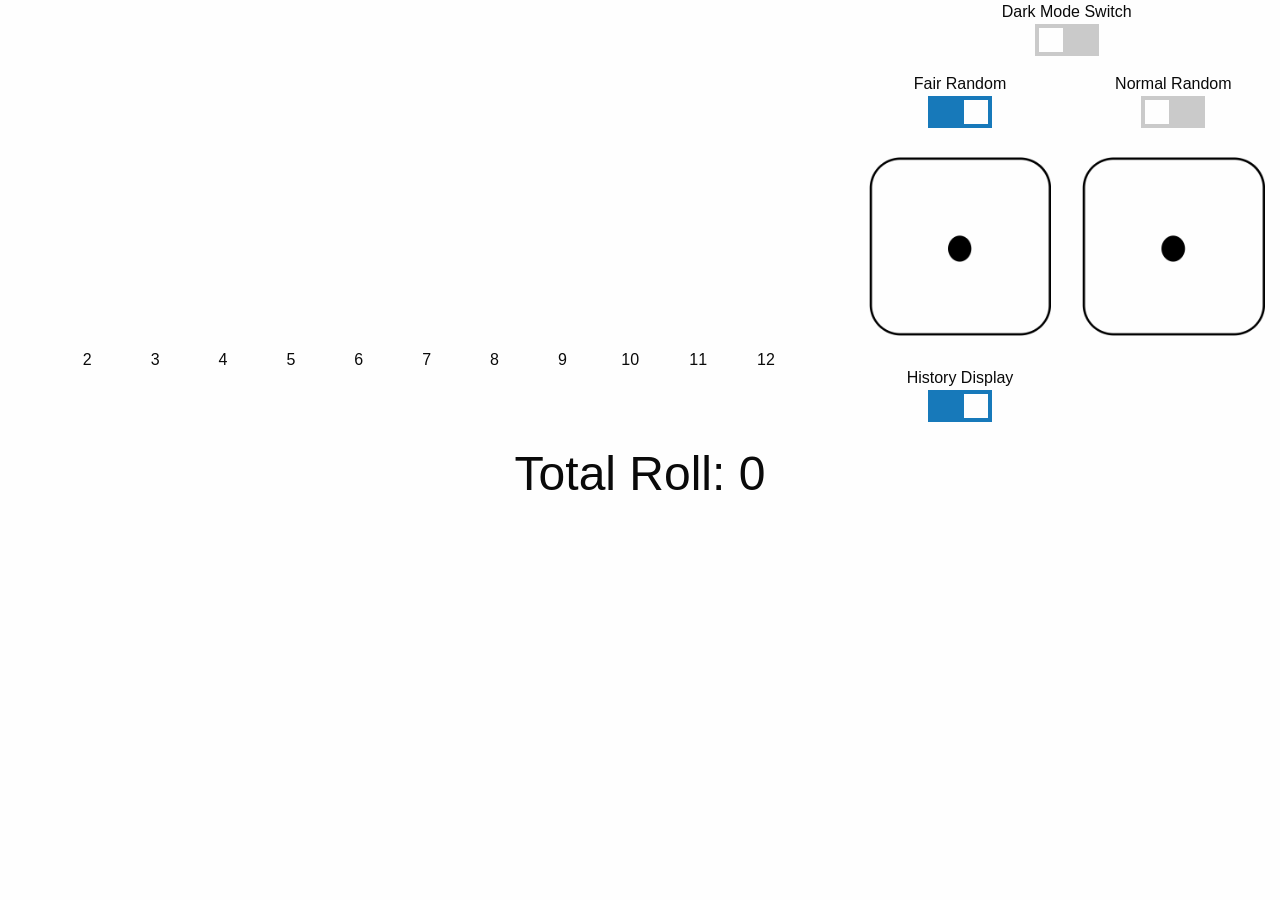
<file: index.html>
<head>

    <meta name="viewport" content="width=device-width, initial-scale=1.0">

    <title>Catan Dice</title>
    <link rel="stylesheet" type="text/css"
          href="js/Minimal-Animated-jQuery-Data-Visualization-Plugin-Dataviz/style.css"/>
    <link rel="stylesheet" href="css/foundation.css">
    <link rel="stylesheet" href="css/app.css?v=now">
</head>
<body>

<script type="text/javascript" src="js/jquery-3.3.1.slim.min.js"></script>

<script type="text/javascript"
        src="js/Minimal-Animated-jQuery-Data-Visualization-Plugin-Dataviz/jquery.dataviz_modified.js?v=now"></script>
<script src="js/vendor/what-input.js"></script>
<script src="js/vendor/foundation.js"></script>
<script src="js/app.js"></script>
<script type="text/javascript">
	var getRandomColor = function () {
		var letters = '0123456789ABCDEF';
		var color = '#';
		for (var i = 0; i < 6; i++) {
			color += letters[Math.floor(Math.random() * 16)];
		}
		return color;
	};
	var shuffleArray = function (array) {
		for (var i = array.length - 1; i > 0; i--) {
			var j = Math.floor(Math.random() * (i + 1));
			var temp = array[i];
			array[i] = array[j];
			array[j] = temp;
		}
		return array;
	}
	Window.dice_count = Array.from({length: 11}, () => 0);
	Window.fair_dices = shuffleArray(Array.from({length: 36}, (x, i) => {
		return [~~(i / 6), i % 6]
	}));
	Window.current_index = 0;
	Window.options = {
		colors: Window.dice_count.map(getRandomColor)
	};
	jQuery(document).ready(function ($) {
		// $('form').submit(function(e){
		//     e.preventDefault();
		// $(this).find('input[type=text]').each(function(index){
		//     val = ($(this).val()> 0) ? $(this).val() : 0;
		//     values.push(parseFloat(val));
		// });
		var draw = function () {
			$('#bar_graph_wrapper').DataViz({
				'values': Window.dice_count,
				'colors': Window.options.colors
			}).data('DataViz').draw_bar();
		};
		var rollFairDice = () => {
			if (Window.current_index == 36) {
				Window.current_index = 0;
				Window.fair_dices = shuffleArray(Window.fair_dices);
			}
			return result = Window.fair_dices[Window.current_index++];
		}
		var getRandomInt = function (min, max) {
			console.debug(Math.floor(Math.random() * (max - min + 1)) + min);
			return Math.floor(Math.random() * (max - min + 1)) + min;
		}

		var rollNormalRandomDice = () => {
			return [getRandomInt(0, 5), getRandomInt(0, 5)]
		}
		const diceAnimation = async (time) => {
			if (time <= 0) return;
			// const start = +new Date;
			var animation = setInterval(function () {
				let x = getRandomInt(1, 6);
				let y = getRandomInt(1, 6);
				console.debug('x:',x,"y:",y);
				$("#dice_1").attr("src", "images/" + (x) + ".png");
				$("#dice_2").attr("src", "images/" + (y) + ".png");
			}, 50);

			await Promise.all([
				setTimeout(function() {
					clearInterval(animation);
					console.debug("Finished loop");
				}, time),
				new Promise(resolve => setTimeout(resolve, time)),
            ])
			// do {
			//
			// } while (+new Date < start + time)
		}
		const rollDice = async function () {
			let result;
			if ($("#fair_random").is(":checked")) {
				result = rollFairDice();
			} else
				result = rollNormalRandomDice();
			await diceAnimation(1500)
            console.debug("rollDice result,",result)
			$("#dice_1").attr("src", "images/" + (result[0] + 1) + ".png");
			$("#dice_2").attr("src", "images/" + (result[1] + 1) + ".png");
			$("span.total_roll").html(parseInt($("span.total_roll").html()) + 1);
			return result;
		}
		draw();
		$(".dice").click(async() => {

			var result = await rollDice();

			var sum = result[0] + result[1];
			$(".sum_display").html((sum + 2));
			Window.dice_count[sum]++;
			draw();
		})
		$("input#night_mode_switch").on("change", (e) => {
			console.debug(e);
			// if($(e.target).is(":checked")){
			$("body").toggleClass("night");
			// }
		})

		$("input#history_display").on("change", (e) => {
			console.debug(e);
			// if($(e.target).is(":checked")){
			$("#bar_graph_wrapper").toggle();
			$(".indexes").toggle();
			// }
		})
		// });
	});
</script>
<div class="grid-x">
    <div class="cell large-8 small-12 left_col">
        <div class="grid-x">
            <div class="sum_display"></div>
            <div id="bar_graph_wrapper"></div>
        </div>
        <div class="grid-x indexes">
            <div class="cell auto">2</div>
            <div class="cell auto">3</div>
            <div class="cell auto">4</div>
            <div class="cell auto">5</div>
            <div class="cell auto">6</div>
            <div class="cell auto">7</div>
            <div class="cell auto">8</div>
            <div class="cell auto">9</div>
            <div class="cell auto">10</div>
            <div class="cell auto">11</div>
            <div class="cell auto">12</div>
        </div>
    </div>
    <div class="cell large-4 small-12">
        <div class="grid-x">
            <div class="cell">
                <div>Dark Mode Switch</div>
                <div class="switch">
                    <input class="switch-input" id="night_mode_switch" type="checkbox" name="night_mode">
                    <label class="switch-paddle" for="night_mode_switch">
                        <span class="show-for-sr">Night Mode</span>
                    </label>
                </div>
            </div>
        </div>
        <div class="grid-x">
            <div class="cell small-6">
                <div>
                    Fair Random
                </div>
                <div class="switch">
                    <input class="switch-input" id="fair_random" type="radio" checked name="testGroup">
                    <label class="switch-paddle" for="fair_random">
                        <span class="show-for-sr">Fair Random</span>
                    </label>
                </div>
            </div>
            <div class="cell small-6">
                <div>
                    Normal Random
                </div>
                <div class="switch">
                    <input class="switch-input" id="normal_random" type="radio" name="testGroup">
                    <label class="switch-paddle" for="normal_random">
                        <span class="show-for-sr">Normal Random</span>
                    </label>
                </div>
            </div>
        </div>
        <div class="grid-x">
            <div class="cell small-6 ">
                <img src="images/1.png" alt="" class="button dice" id="dice_1">
            </div>
            <div class="cell small-6">
                <img src="images/1.png" alt="" class="button dice" id="dice_2">
            </div>
        </div>
        <div class="grid-x">
            <div class="cell small-6">
                <div>
                    History Display
                </div>
                <div class="switch">
                    <input class="switch-input" id="history_display" type="checkbox" checked name="testGroup2">
                    <label class="switch-paddle" for="history_display">
                        <span class="show-for-sr">History Display</span>
                    </label>
                </div>
            </div>
            <div class="cell small-6">

            </div>
        </div>

    </div>
</div>
<div class="grid-x total_roll">Total Roll: <span class="total_roll">0</span></div>

</body>
</file>
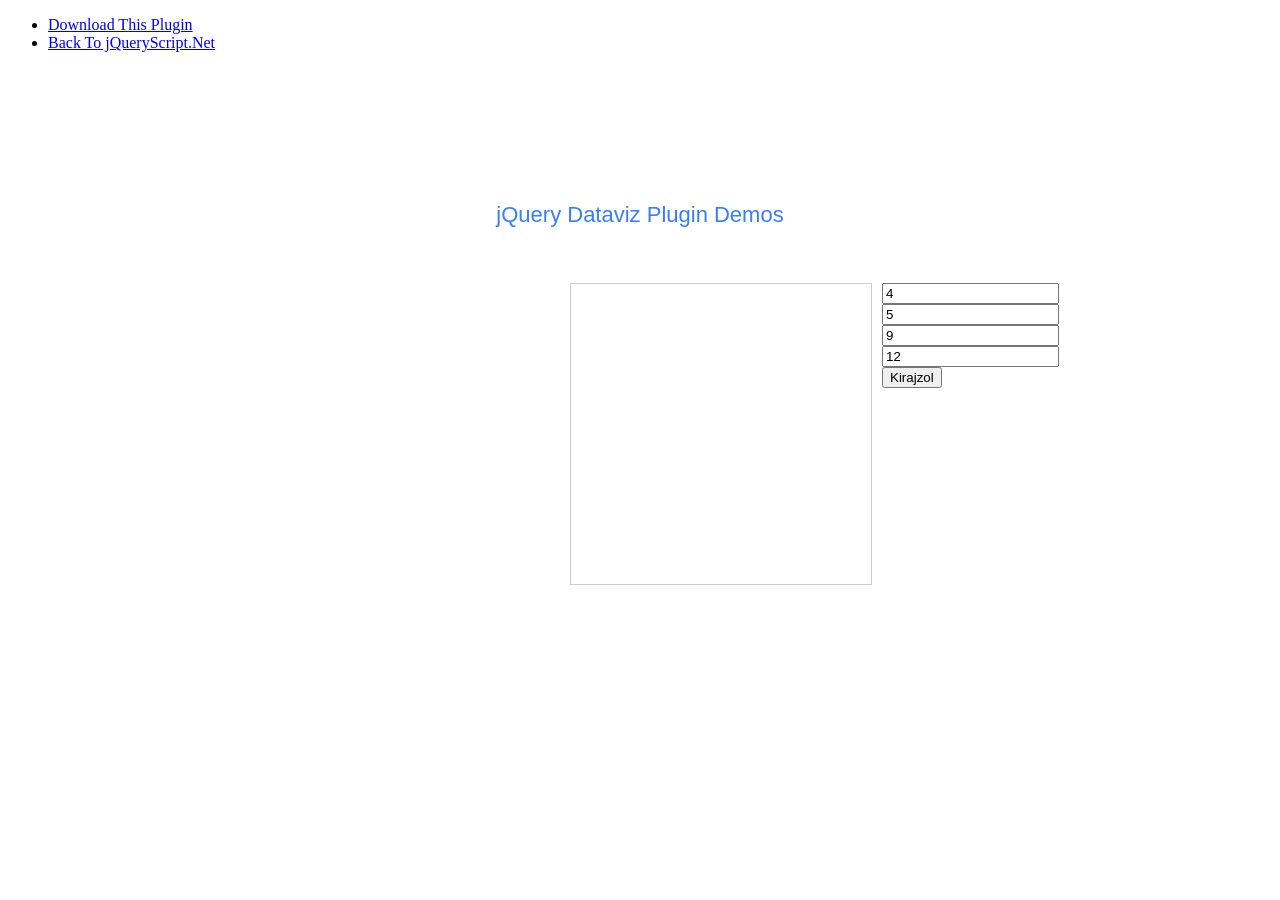
<file: js/Minimal-Animated-jQuery-Data-Visualization-Plugin-Dataviz/index.html>
<!doctype html>
<html>
<head>
<meta charset="UTF-8" />
<title>jQuery Dataviz Plugin Demos</title>
<link rel="stylesheet" type="text/css" href="style.css" />
<link href="http://www.jqueryscript.net/css/jquerysctipttop.css" rel="stylesheet" type="text/css">
</head>
<body>
<link href="http://www.jqueryscript.net/css/jquerysctipttop.css" rel="stylesheet" type="text/css">

<script src="http://ajax.googleapis.com/ajax/libs/jquery/1.11.1/jquery.min.js"></script>
<script type="text/javascript" src="jquery.dataviz_modified.js"></script>
<script type="text/javascript">
	jQuery(document).ready(function($) {		
		$('form').submit(function(e){
			e.preventDefault();
			var values = [];
			$(this).find('input[type=text]').each(function(index){
				val = ($(this).val()> 0) ? $(this).val() : 0;
				values.push(parseFloat(val));	
			});
			$('#pie_graph_wrapper').DataViz({'values': values }).data('DataViz').draw_pie();
			$('#bar_graph_wrapper').DataViz({'values': values }).data('DataViz').draw_bar();
		});
	});
</script>
<div id="jquery-script-menu">
<div class="jquery-script-center">
<ul>
<li><a href="http://www.jqueryscript.net/chart-graph/Minimal-Animated-jQuery-Data-Visualization-Plugin---Dataviz-2546.html">Download This Plugin</a></li>
<li><a href="http://www.jqueryscript.net/">Back To jQueryScript.Net</a></li>
</ul>
<div class="jquery-script-ads"><script type="text/javascript"><!--
google_ad_client = "ca-pub-2783044520727903";
/* jQuery_demo */
google_ad_slot = "2780937993";
google_ad_width = 728;
google_ad_height = 90;
//-->
</script>
<script type="text/javascript"
src="http://pagead2.googlesyndication.com/pagead/show_ads.js">
</script></div>
<div class="jquery-script-clear"></div>
</div>
</div>
<div id="wrapper" style="margin-top:150px;">
	<header>jQuery Dataviz Plugin Demos</header>
	<section>
		<div id="bar_graph_wrapper"></div>
		<div id="pie_graph_wrapper"></div>
		<div id="fields">
			<form action="" method="post">
				<input type="text" pattern="[0-9]*" name="val1" value="4" placeholder="Érték1"><br>
				<input type="text" pattern="[0-9]*" name="val2" value="5" placeholder="Érték2"><br>
				<input type="text" pattern="[0-9]*" name="val3" value="9" placeholder="Érték3"><br>
				<input type="text" pattern="[0-9]*" name="val4" value="12" placeholder="Érték4"><br>
				<input type="submit" name="submit" value="Kirajzol">
			</form>
		</div>
	</section>
</div>
<script type="text/javascript">

  var _gaq = _gaq || [];
  _gaq.push(['_setAccount', 'UA-36251023-1']);
  _gaq.push(['_setDomainName', 'jqueryscript.net']);
  _gaq.push(['_trackPageview']);

  (function() {
    var ga = document.createElement('script'); ga.type = 'text/javascript'; ga.async = true;
    ga.src = ('https:' == document.location.protocol ? 'https://ssl' : 'http://www') + '.google-analytics.com/ga.js';
    var s = document.getElementsByTagName('script')[0]; s.parentNode.insertBefore(ga, s);
  })();

</script>

</body>
</html>
</file>
<file: js/Minimal-Animated-jQuery-Data-Visualization-Plugin-Dataviz/style.css>
#wrapper {
width: 970px;
margin: 0 auto;
}
header {
text-align: center;
font-size: 22px;
color: #397EF5;
font-family: Arial;
margin: 20px 0
}
section {
margin: 50px auto;
width: 100%;
}
section div {
margin: 5px;
}
#bar_graph_wrapper {
float: left;
position: relative;
width: 400px;
height: 300px
}
.bars {
position: absolute;
z-index: 1;
left: 0;
top: 0;
opacity: 0.5
}
.bars:hover {
opacity: 1
}
.bar_tooltips {
position: absolute;
/*display: none;*/
}
#pie_graph_wrapper {
float: left;
border: 1px solid #ccc;
position: relative;
width: 300px;
height: 300px
}
.pieces {
position: absolute;
z-index: 1;
left: 0;
top: 0;
}
#fields {
float: left;
}
</file>
<file: css/app.css>
body.night{
    filter: invert(100% );
    background-color: #000;
}
div{
    text-align: center;
}
.indexes.grid-x{
    padding-left: calc(100vw/24);
    padding-right: calc(100vw/24);
}
.button.dice{
    background-color: initial;
}
.button.dice:hover{
    background-color: initial;
}
.left_col{
    position: relative;
}
#bar_graph_wrapper{
    margin-top: 3rem;
}

.sum_display{
    position: absolute;
    margin: 1rem auto 0;
    left:0;right:0;
    top:0;
    font-size: 6em;
}
div.total_roll{
    display: block;
    font-size: 3rem;
}
</file>
